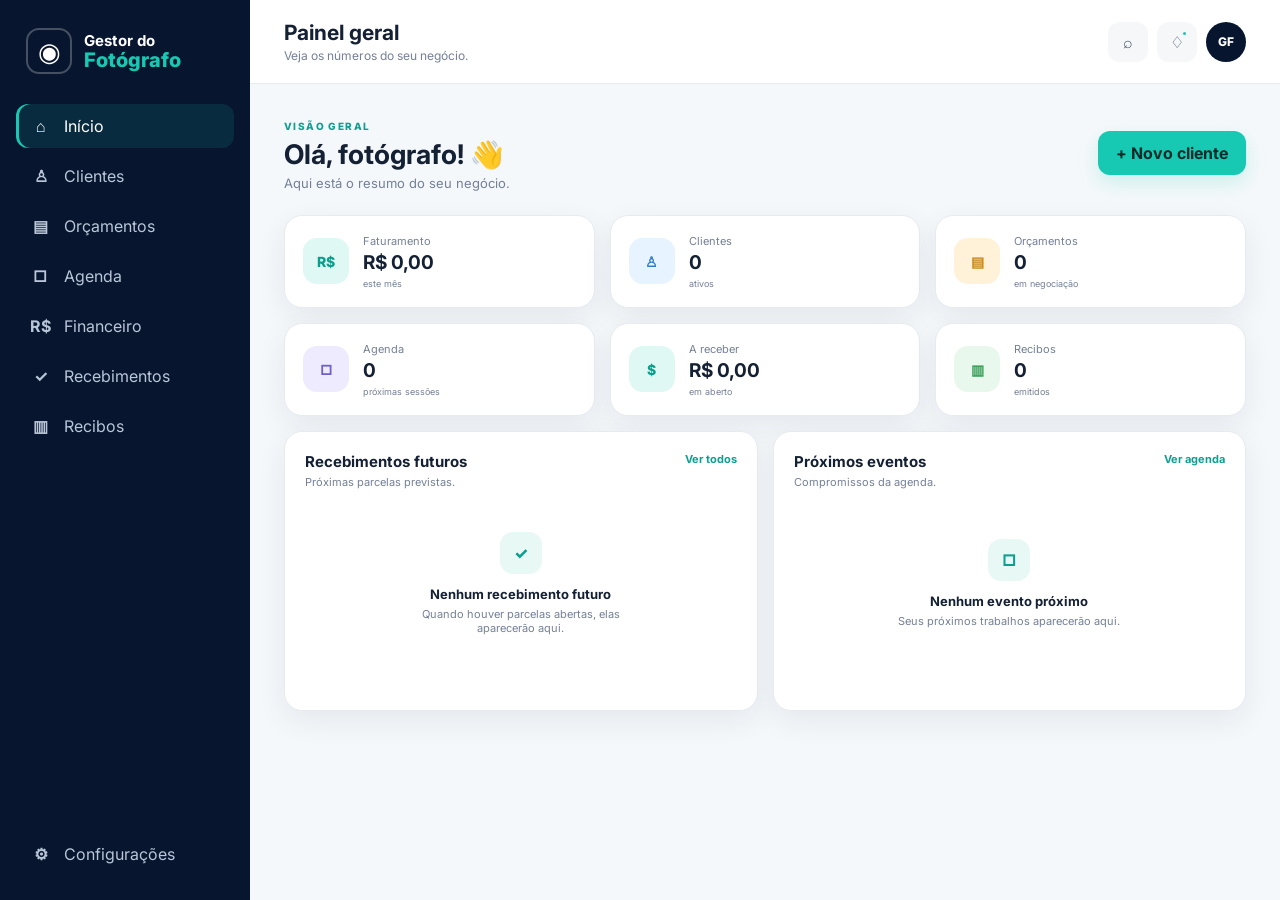
<file: index.html>
<!DOCTYPE html>
<html lang="pt-BR">
<head>
  <meta charset="UTF-8">
  <meta name="viewport" content="width=device-width, initial-scale=1.0">
  <meta name="theme-color" content="#07152f">
  <title>Gestor do Fotógrafo</title>
  <link rel="preconnect" href="https://fonts.googleapis.com">
  <link rel="preconnect" href="https://fonts.gstatic.com" crossorigin>
  <link href="https://fonts.googleapis.com/css2?family=Inter:wght@400;500;600;700;800&display=swap" rel="stylesheet">
  <link rel="stylesheet" href="./css/style.css">
  <link rel="stylesheet" href="./css/clientes.css">
</head>
<body>
  <div id="app">
    <aside class="sidebar">
      <div class="brand">
        <div class="brand-mark">◉</div>
        <div>
          <strong>Gestor do</strong>
          <span>Fotógrafo</span>
        </div>
      </div>

      <nav class="nav">
        <button class="nav-item active" data-view="dashboard"><span>⌂</span> Início</button>
        <button class="nav-item" data-view="clientes"><span>♙</span> Clientes</button>
        <button class="nav-item" data-view="orcamentos"><span>▤</span> Orçamentos</button>
        <button class="nav-item" data-view="agenda"><span>□</span> Agenda</button>
        <button class="nav-item" data-view="financeiro"><span>R$</span> Financeiro</button>
        <button class="nav-item" data-view="recebimentos"><span>✓</span> Recebimentos</button>
        <button class="nav-item" data-view="recibos"><span>▥</span> Recibos</button>
      </nav>

      <div class="sidebar-footer">
        <button class="nav-item" data-view="configuracoes"><span>⚙</span> Configurações</button>
      </div>
    </aside>

    <main class="main">
      <header class="topbar">
        <button id="mobileMenu" class="icon-button" aria-label="Abrir menu">☰</button>
        <div>
          <h1 id="pageTitle">Painel geral</h1>
          <p id="pageSubtitle">Veja os números do seu negócio.</p>
        </div>
        <div class="top-actions">
          <button class="icon-button">⌕</button>
          <button class="icon-button notification">♢<i></i></button>
          <div class="avatar">GF</div>
        </div>
      </header>

      <section id="view-dashboard" class="view active-view">
        <div class="welcome">
          <div>
            <span class="eyebrow">VISÃO GERAL</span>
            <h2>Olá, fotógrafo! 👋</h2>
            <p>Aqui está o resumo do seu negócio.</p>
          </div>
          <button class="primary-button" data-view="clientes">+ Novo cliente</button>
        </div>

        <div class="stats-grid">
          <article class="stat-card">
            <div class="stat-icon revenue">R$</div>
            <div><span>Faturamento</span><strong id="statFaturamento">R$ 0,00</strong><small>este mês</small></div>
          </article>
          <article class="stat-card">
            <div class="stat-icon clients">♙</div>
            <div><span>Clientes</span><strong id="statClientes">0</strong><small>ativos</small></div>
          </article>
          <article class="stat-card">
            <div class="stat-icon quotes">▤</div>
            <div><span>Orçamentos</span><strong id="statOrcamentos">0</strong><small>em negociação</small></div>
          </article>
          <article class="stat-card">
            <div class="stat-icon agenda">□</div>
            <div><span>Agenda</span><strong id="statAgenda">0</strong><small>próximas sessões</small></div>
          </article>
          <article class="stat-card">
            <div class="stat-icon receive">$</div>
            <div><span>A receber</span><strong id="statReceber">R$ 0,00</strong><small>em aberto</small></div>
          </article>
          <article class="stat-card">
            <div class="stat-icon receipts">▥</div>
            <div><span>Recibos</span><strong id="statRecibos">0</strong><small>emitidos</small></div>
          </article>
        </div>

        <div class="content-grid">
          <section class="panel">
            <div class="panel-header">
              <div>
                <h3>Recebimentos futuros</h3>
                <p>Próximas parcelas previstas.</p>
              </div>
              <button class="link-button" data-view="recebimentos">Ver todos</button>
            </div>
            <div id="futurePayments" class="list-empty">
              <div class="empty-icon">✓</div>
              <strong>Nenhum recebimento futuro</strong>
              <span>Quando houver parcelas abertas, elas aparecerão aqui.</span>
            </div>
          </section>

          <section class="panel">
            <div class="panel-header">
              <div>
                <h3>Próximos eventos</h3>
                <p>Compromissos da agenda.</p>
              </div>
              <button class="link-button" data-view="agenda">Ver agenda</button>
            </div>
            <div id="upcomingEvents" class="list-empty">
              <div class="empty-icon">□</div>
              <strong>Nenhum evento próximo</strong>
              <span>Seus próximos trabalhos aparecerão aqui.</span>
            </div>
          </section>
        </div>
      </section>

      <section id="view-clientes" class="view">
          <div class="clientes-container">
              <div class="clientes-header">
                  <h2>Clientes</h2>
                  <button
                      class="primary-button"
                      id="novoCliente"
                  >
                      + Novo cliente
                  </button>
              </div>
              <input
                  type="text"
                  id="pesquisaCliente"
                  placeholder="Pesquisar cliente..."
              >
              <div id="listaClientes"></div>
          </div>          
      </section>

    </main>

    <nav class="bottom-nav">
      <button class="nav-item active" data-view="dashboard"><span>⌂</span><small>Início</small></button>
      <button class="nav-item" data-view="clientes"><span>♙</span><small>Clientes</small></button>
      <button class="nav-item" data-view="agenda"><span>□</span><small>Agenda</small></button>
      <button class="add-button" data-view="clientes">+</button>
      <button class="nav-item" data-view="financeiro"><span>R$</span><small>Financeiro</small></button>
      <button class="nav-item" data-view="recebimentos"><span>✓</span><small>Receber</small></button>
    </nav>
  </div>

  <script src="./js/api.js"></script>
  <script src="./js/app.js"></script>
</body>
</html>
</file>
<file: css/style.css>
:root{
  --navy:#07152f;
  --navy-2:#0d2142;
  --teal:#17c9b2;
  --teal-dark:#0e9f90;
  --bg:#f5f8fa;
  --surface:#ffffff;
  --text:#142033;
  --muted:#748096;
  --line:#e6ebf0;
  --success:#19b89f;
  --shadow:0 10px 30px rgba(13,33,66,.07);
  --radius:18px;
}
*{box-sizing:border-box;margin:0;padding:0}
html{scroll-behavior:smooth}
body{
  font-family:Inter,Arial,sans-serif;
  background:var(--bg);
  color:var(--text);
  min-height:100vh;
}
button{font:inherit;border:0;cursor:pointer}
#app{min-height:100vh;display:flex}
.sidebar{
  width:250px;flex:none;background:var(--navy);color:#fff;
  padding:24px 16px;display:flex;flex-direction:column;
  position:fixed;inset:0 auto 0 0;z-index:30;
}
.brand{display:flex;align-items:center;gap:12px;padding:4px 10px 30px}
.brand-mark{
  width:46px;height:46px;border:2px solid rgba(255,255,255,.25);
  border-radius:13px;display:grid;place-items:center;font-size:26px;
}
.brand strong{display:block;font-size:15px;font-weight:700}
.brand span{display:block;color:var(--teal);font-size:20px;font-weight:800;line-height:1.05}
.nav{display:grid;gap:6px}
.nav-item{
  width:100%;display:flex;align-items:center;gap:12px;padding:12px 13px;
  border-radius:12px;background:transparent;color:#b9c6d8;text-align:left;
  transition:.18s ease;
}
.nav-item span{width:23px;text-align:center;font-weight:700}
.nav-item:hover,.nav-item.active{background:rgba(23,201,178,.12);color:#fff}
.nav-item.active{box-shadow:inset 3px 0 0 var(--teal)}
.sidebar-footer{margin-top:auto}
.main{margin-left:250px;width:calc(100% - 250px);min-width:0}
.topbar{
  min-height:84px;background:#fff;border-bottom:1px solid var(--line);
  padding:18px 34px;display:flex;align-items:center;gap:18px;
  position:sticky;top:0;z-index:20;
}
.topbar h1{font-size:21px}.topbar p{font-size:12px;color:var(--muted);margin-top:3px}
.top-actions{margin-left:auto;display:flex;align-items:center;gap:9px}
.icon-button{
  width:40px;height:40px;border-radius:12px;background:#f5f7f9;color:#4b586c;
  position:relative
}
.notification i{
  position:absolute;width:7px;height:7px;border-radius:50%;background:var(--teal);
  right:9px;top:8px;border:2px solid #f5f7f9;
}
.avatar{width:40px;height:40px;border-radius:50%;display:grid;place-items:center;background:var(--navy);color:#fff;font-size:12px;font-weight:800}
#mobileMenu{display:none}
.view{display:none;padding:30px 34px 100px}
.active-view{display:block}
.welcome{display:flex;align-items:center;justify-content:space-between;gap:20px;margin-bottom:24px}
.eyebrow{font-size:10px;letter-spacing:1.4px;color:var(--teal-dark);font-weight:800}
.welcome h2{font-size:27px;margin:4px 0}.welcome p{font-size:13px;color:var(--muted)}
.primary-button,.secondary-button{
  padding:12px 18px;border-radius:12px;font-weight:700;
}
.primary-button{background:var(--teal);color:#062b2a;box-shadow:0 8px 20px rgba(23,201,178,.18)}
.secondary-button{background:#eef3f5;color:var(--text)}
.stats-grid{display:grid;grid-template-columns:repeat(3,1fr);gap:15px}
.stat-card{
  background:var(--surface);border:1px solid var(--line);border-radius:var(--radius);
  padding:18px;display:flex;align-items:center;gap:14px;box-shadow:var(--shadow)
}
.stat-icon{
  width:46px;height:46px;border-radius:14px;display:grid;place-items:center;
  font-size:14px;font-weight:800;flex:none
}
.revenue,.receive{background:#dff8f4;color:#0b9e8d}.clients{background:#e7f3ff;color:#2d7bc2}
.quotes{background:#fff2d9;color:#c58716}.agenda{background:#eeeaff;color:#7060ce}
.receipts{background:#e8f8ec;color:#329a52}
.stat-card span{display:block;color:var(--muted);font-size:11px;margin-bottom:5px}
.stat-card strong{display:block;font-size:19px;line-height:1.1}
.stat-card small{display:block;color:var(--muted);font-size:9px;margin-top:4px}
.content-grid{display:grid;grid-template-columns:1fr 1fr;gap:15px;margin-top:15px}
.panel{background:#fff;border:1px solid var(--line);border-radius:var(--radius);padding:20px;min-height:280px;box-shadow:var(--shadow)}
.panel-header{display:flex;align-items:flex-start;justify-content:space-between;gap:15px}
.panel h3{font-size:15px}.panel p{font-size:11px;color:var(--muted);margin-top:4px}
.link-button{background:none;color:var(--teal-dark);font-size:11px;font-weight:700}
.list-empty{min-height:190px;display:flex;align-items:center;justify-content:center;flex-direction:column;text-align:center;color:var(--muted);gap:5px}
.list-empty strong{color:var(--text);font-size:13px}.list-empty span{font-size:11px;max-width:250px}
.empty-icon,.placeholder-icon{
  width:42px;height:42px;border-radius:13px;background:#e8f8f5;color:var(--teal-dark);
  display:grid;place-items:center;font-weight:800;margin-bottom:7px
}
.page-placeholder{
  min-height:60vh;background:#fff;border:1px solid var(--line);border-radius:22px;
  display:flex;align-items:center;justify-content:center;flex-direction:column;text-align:center;
  padding:40px;box-shadow:var(--shadow)
}
.placeholder-icon{width:58px;height:58px;font-size:24px}.page-placeholder h2{margin:5px 0 8px}
.page-placeholder p{color:var(--muted);font-size:13px;margin-bottom:20px}
.bottom-nav{display:none}

@media(max-width:900px){
  .sidebar{width:220px}
  .main{margin-left:220px;width:calc(100% - 220px)}
  .stats-grid{grid-template-columns:repeat(2,1fr)}
  .content-grid{grid-template-columns:1fr}
}
@media(max-width:680px){
  .sidebar{transform:translateX(-100%);transition:.2s ease;box-shadow:10px 0 30px rgba(0,0,0,.15)}
  body.menu-open .sidebar{transform:translateX(0)}
  .main{margin-left:0;width:100%;padding-bottom:72px}
  .topbar{padding:14px 16px;min-height:70px}
  #mobileMenu{display:block}
  .top-actions .icon-button:first-child{display:none}
  .view{padding:22px 16px 30px}
  .welcome{align-items:flex-start;flex-direction:column}
  .welcome h2{font-size:23px}
  .primary-button{width:100%}
  .stats-grid{grid-template-columns:1fr 1fr;gap:10px}
  .stat-card{padding:13px;gap:10px;border-radius:15px}
  .stat-icon{width:38px;height:38px;border-radius:11px}
  .stat-card strong{font-size:15px}
  .stat-card span{font-size:9px}
  .content-grid{margin-top:10px}
  .panel{padding:16px;min-height:250px}
  .bottom-nav{
    display:flex;position:fixed;z-index:40;left:0;right:0;bottom:0;height:68px;
    background:#fff;border-top:1px solid var(--line);align-items:center;justify-content:space-around;
    box-shadow:0 -5px 20px rgba(0,0,0,.06)
  }
  .bottom-nav .nav-item{width:auto;display:flex;flex-direction:column;gap:2px;padding:5px 8px;color:#8a95a6;text-align:center}
  .bottom-nav .nav-item.active{box-shadow:none;color:var(--teal-dark)}
  .bottom-nav .nav-item span{width:auto;font-size:17px}.bottom-nav small{font-size:8px}
  .add-button{
    width:48px;height:48px;border-radius:50%;background:var(--teal);color:#063a35;
    font-size:28px;box-shadow:0 7px 18px rgba(23,201,178,.3);margin-top:-24px
  }
}
@media(max-width:390px){
  .stats-grid{grid-template-columns:1fr}
}
</file>
<file: css/clientes.css>
.clientes-container {

  padding: 10px;

}

.clientes-header {

  display: flex;

  justify-content: space-between;

  align-items: center;

  margin-bottom: 20px;

}

#pesquisaCliente {

  width: 100%;

  padding: 14px;

  border: 1px solid #e6ebf0;

  border-radius: 12px;

  margin-bottom: 20px;

}

.cliente-card {

  background: white;

  padding: 20px;

  border: 1px solid #e6ebf0;

  border-radius: 18px;

  margin-bottom: 15px;

}

.cliente-card h3 {

  margin-bottom: 10px;

}

.cliente-card p {

  margin-bottom: 5px;

}
</file>
